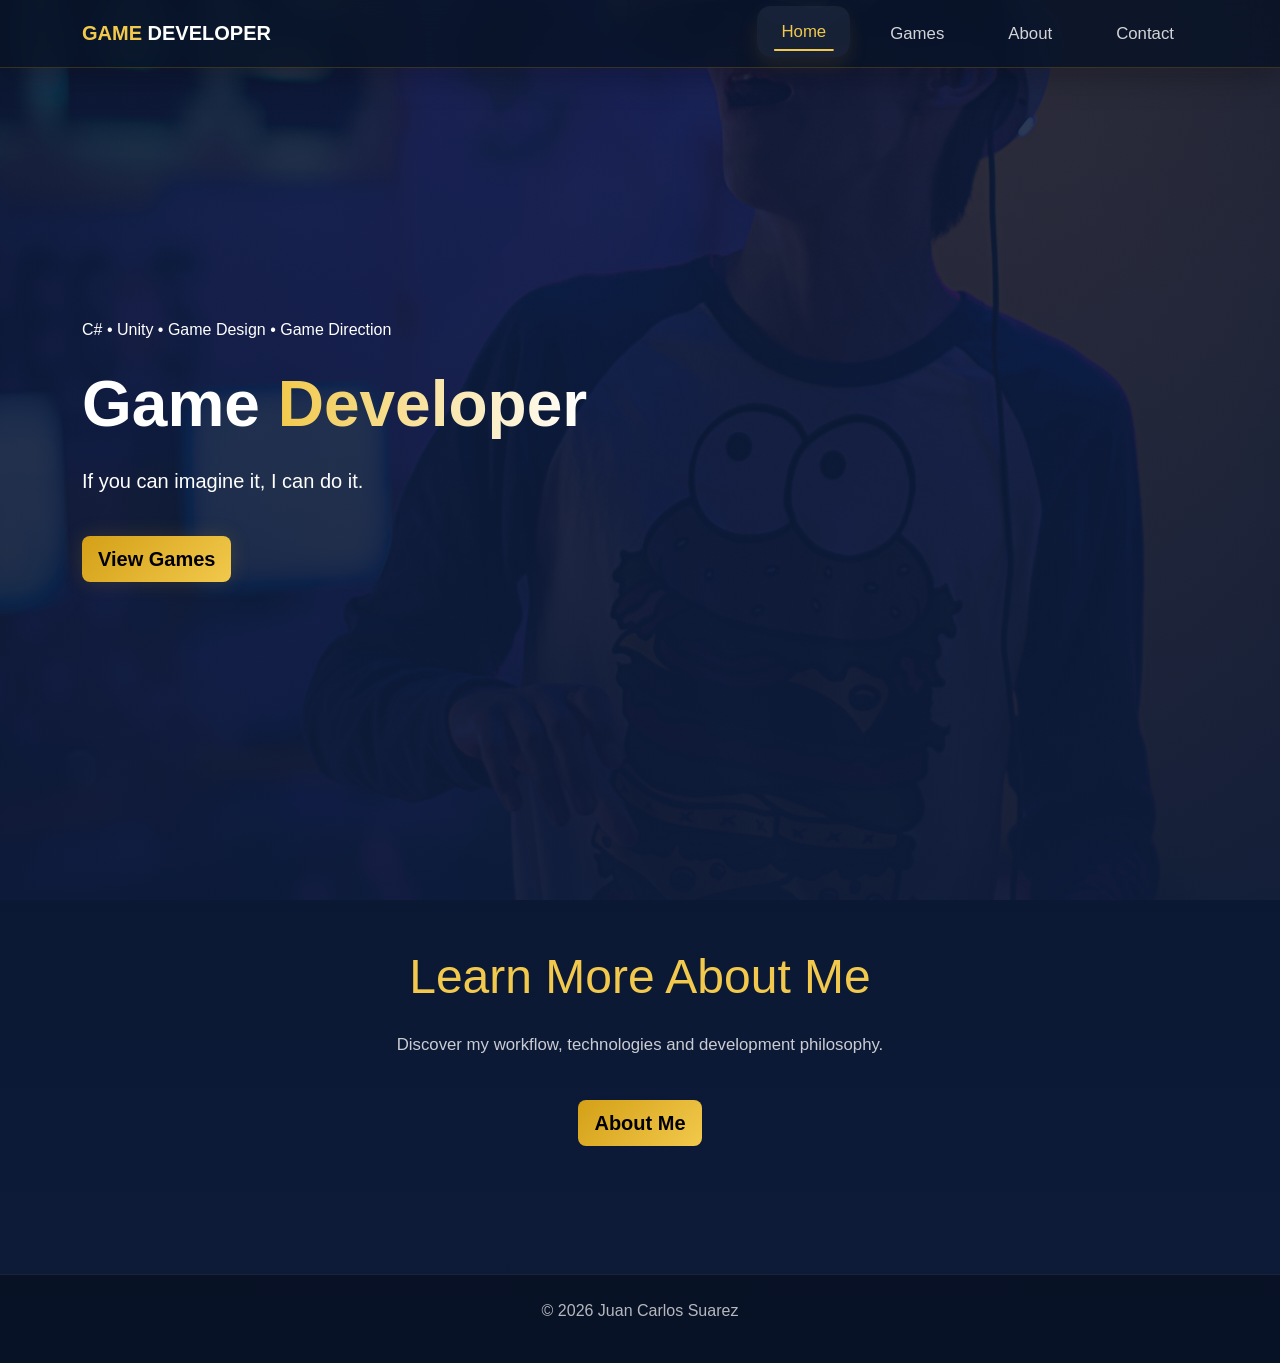
<file: index.html>
<!DOCTYPE html>
<html lang="en">

<head>
    <!-- Page metadata -->
    <meta charset="UTF-8">
    <meta name="viewport" content="width=device-width, initial-scale=1.0">
    <title>Portfolio Juan Carlos</title>

    <meta
    name="description"
    content="Gameplay programmer and game developer specialized in Unity, AI systems, combat mechanics and technical game design."
    >

    <meta
    name="robots"
    content="index, follow"
>
<link
    rel="canonical"
    href="https://juancarlosuarez.github.io/gamedevportfolio/"
>

    <!-- =========================================
     OPEN GRAPH
========================================= -->

<meta
    property="og:title"
    content="Juan Carlos Suarez | Gameplay Programmer & Game Developer"
>

<meta
    property="og:description"
    content="Gameplay programmer specialized in Unity development, AI systems, combat mechanics, tactical gameplay and technical game design."
>

<meta
    property="og:type"
    content="website"
>

<meta
    property="og:url"
    content="https://juancarlosuarez.github.io/gamedevportfolio/"
>

<meta
    property="og:image"
    content="https://juancarlosuarez.github.io/gamedevportfolio/assets/preview.png"
>

<meta
    property="og:image:alt"
    content="Gameplay programming portfolio featuring Unity projects, AI systems and combat mechanics by Juan Carlos Suarez"
>

<meta
    property="og:image:width"
    content="1200"
>

<meta
    property="og:image:height"
    content="630"
>

<!-- =========================================
     TWITTER
========================================= -->

<meta
    name="twitter:card"
    content="summary_large_image"
>

<meta
    name="twitter:title"
    content="Juan Carlos Suarez | Gameplay Programmer & Game Developer"
>

<meta
    name="twitter:description"
    content="Gameplay programmer specialized in Unity development, AI systems, combat mechanics, tactical gameplay and technical game design."
>

<meta
    name="twitter:image"
    content="https://juancarlosuarez.github.io/gamedevportfolio/assets/preview.png"
>

    <!-- Favicon -->
    <link
        rel="icon"
        type="image/x-icon"
        href="assets/favicon.ico"
    >

    <!-- Vendor styles -->
    <link
        href="https://cdn.jsdelivr.net/npm/bootstrap@5.3.3/dist/css/bootstrap.min.css"
        rel="stylesheet"
    >

    <link
        rel="stylesheet"
        href="https://cdn.jsdelivr.net/npm/bootstrap-icons@1.11.3/font/bootstrap-icons.min.css"
    >

    <link
        href="https://unpkg.com/aos@2.3.4/dist/aos.css"
        rel="stylesheet"
    >

    <!-- Project styles -->
    <link
        rel="stylesheet"
        href="assets/css/style.css"
    >
</head>

<body>
    <!-- Shared navbar component -->
    <div id="navbar"></div>

    <!-- Hero section -->
    <section class="hero-section">
        <div class="container">
            <div class="row align-items-center min-vh-100">
                <div
                    class="col-lg-7"
                    data-aos="fade-right"
                >
                    <span class="hero-badge">
                        C# • Unity • Game Design • Game Direction
                    </span>

                    <h1 class="hero-title mt-4">
                        Game
                        <span class="gradient-text">
                            Developer
                        </span>
                    </h1>

                    <p class="lead mt-4">
                        If you can imagine it, I can do it.
                    </p>

                    <a
                        href="games.html"
                        class="btn btn-gold btn-lg mt-4 floating-button"
                    >
                        View Games
                    </a>
                </div>
            </div>
        </div>
    </section>

    <!-- About call-to-action section -->
    <section class="py-5">
        <div class="container text-center">
            <h2 class="section-title">
                Learn More About Me
            </h2>

            <p class="bio-text mt-4">
                Discover my workflow, technologies and development philosophy.
            </p>

            <a
                href="about.html"
                class="btn btn-gold btn-lg mt-4"
            >
                About Me
            </a>
        </div>
    </section>

    <!-- Shared footer component -->
    <div id="footer"></div>

    <!-- Vendor scripts -->
    <script src="https://cdn.jsdelivr.net/npm/bootstrap@5.3.3/dist/js/bootstrap.bundle.min.js"></script>
    <script src="https://unpkg.com/aos@2.3.4/dist/aos.js"></script>

    <!-- Project scripts -->
    <script src="assets/js/main.js"></script>
</body>

</html>
</file>
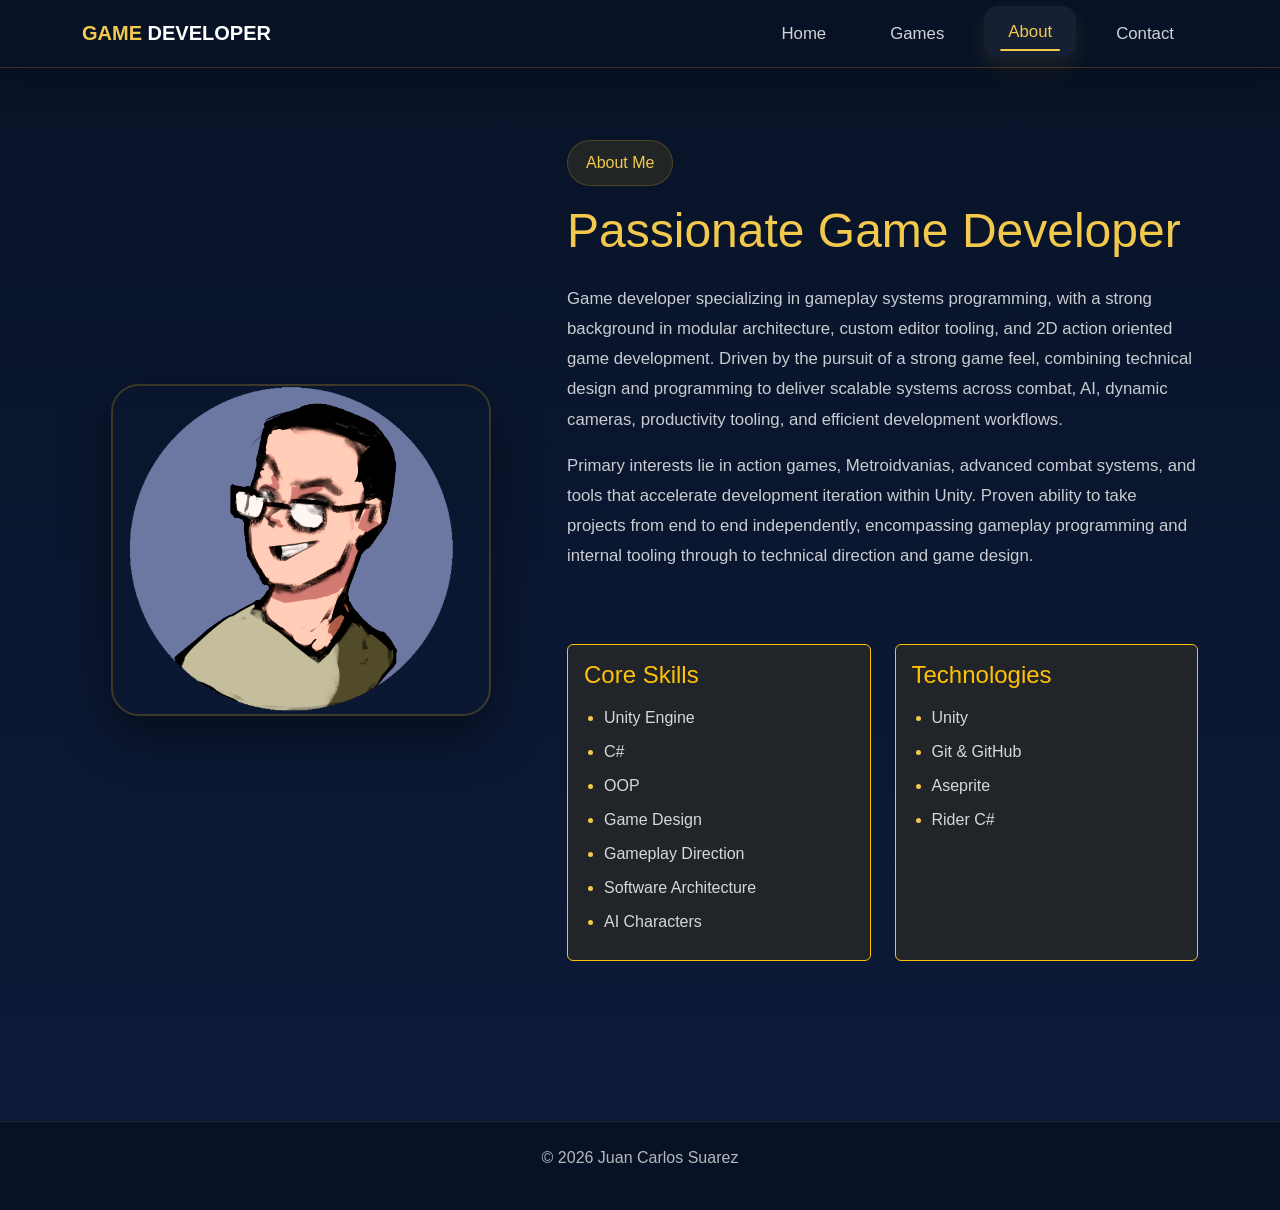
<file: about.html>
<!DOCTYPE html>
<html lang="en">

<head>

    <!-- =========================================
         PAGE METADATA
    ========================================== -->

    <meta charset="UTF-8">

    <meta
        name="viewport"
        content="width=device-width, initial-scale=1.0"
    >

    <title>About</title>

    <meta
        name="description"
        content="Learn more about Juan Carlos Suarez, gameplay programmer focused on Unity development, AI systems and technical game design."
    >

    <meta
        name="robots"
        content="index, follow"
    >

    <link
        rel="canonical"
        href="https://juancarlosuarez.github.io/gamedevportfolio/about.html"
    >

    <!-- =========================================
         OPEN GRAPH
    ========================================== -->

    <meta
        property="og:title"
        content="About | Juan Carlos Suarez"
    >

    <meta
        property="og:description"
        content="Learn more about Juan Carlos Suarez, gameplay programmer specialized in Unity development, AI systems and technical game design."
    >

    <meta
        property="og:type"
        content="website"
    >

    <meta
        property="og:url"
        content="https://juancarlosuarez.github.io/gamedevportfolio/about.html"
    >

    <meta
        property="og:image"
        content="https://juancarlosuarez.github.io/gamedevportfolio/assets/preview.png"
    >

    <meta
        property="og:image:alt"
        content="Gameplay programmer portfolio and technical game development profile of Juan Carlos Suarez"
    >

    <meta
        property="og:image:width"
        content="1200"
    >

    <meta
        property="og:image:height"
        content="630"
    >

    <!-- =========================================
         TWITTER
    ========================================== -->

    <meta
        name="twitter:card"
        content="summary_large_image"
    >

    <meta
        name="twitter:title"
        content="About | Juan Carlos Suarez"
    >

    <meta
        name="twitter:description"
        content="Learn more about Juan Carlos Suarez, gameplay programmer specialized in Unity development, AI systems and technical game design."
    >

    <meta
        name="twitter:image"
        content="https://juancarlosuarez.github.io/gamedevportfolio/assets/preview.png"
    >

    <!-- =========================================
         FAVICON
    ========================================== -->

    <link
        rel="icon"
        type="image/x-icon"
        href="assets/favicon.ico"
    >

    <!-- =========================================
         VENDOR STYLES
    ========================================== -->

    <link
        href="https://cdn.jsdelivr.net/npm/bootstrap@5.3.3/dist/css/bootstrap.min.css"
        rel="stylesheet"
    >

    <link
        rel="stylesheet"
        href="https://cdn.jsdelivr.net/npm/bootstrap-icons@1.11.3/font/bootstrap-icons.min.css"
    >

    <link
        href="https://unpkg.com/aos@2.3.4/dist/aos.css"
        rel="stylesheet"
    >

    <!-- =========================================
         PROJECT STYLES
    ========================================== -->

    <link
        rel="stylesheet"
        href="assets/css/style.css"
    >

</head>

<body>

    <!-- =========================================
         SHARED NAVBAR COMPONENT
    ========================================== -->

    <div id="navbar"></div>

    <!-- =========================================
         ABOUT SECTION
    ========================================== -->

    <section class="page-section">

        <div class="container">

            <div class="row align-items-center g-5">

                <div
                    class="col-lg-5 text-center"
                    data-aos="fade-right"
                >

                    <img
                        src="assets/photo.png"
                        class="img-fluid bio-image"
                        alt="Developer"
                    >

                </div>

                <div
                    class="col-lg-7"
                    data-aos="fade-left"
                >

                    <span class="bio-tag">
                        About Me
                    </span>

                    <h1 class="section-title mt-3">
                        Passionate Game Developer
                    </h1>

                    <p class="bio-text mt-4">
                        Game developer specializing in gameplay systems programming, with a strong background in modular architecture, custom editor tooling,
                        and 2D action oriented game development. Driven by the pursuit of a strong game feel, combining technical design and programming to
                        deliver scalable systems across combat, AI, dynamic cameras, productivity tooling, and efficient development workflows.
                    </p>

                    <p class="bio-text">
                        Primary interests lie in action games, Metroidvanias, advanced combat systems, and tools that accelerate development iteration within
                        Unity. Proven ability to take projects from end to end independently, encompassing gameplay programming and internal tooling through
                        to technical direction and game design.
                    </p>

                    <!-- =========================================
                         SKILLS CARDS
                    ========================================== -->

                    <div class="row mt-5 g-4">

                        <div class="col-md-6">

                            <div class="card bg-dark border-warning h-100">

                                <div class="card-body">

                                    <h4 class="text-warning">
                                        Core Skills
                                    </h4>

                                    <ul class="game-feature-list mt-3">

                                        <li>Unity Engine</li>

                                        <li>C#</li>

                                        <li>OOP</li>

                                        <li>Game Design</li>

                                        <li>Gameplay Direction</li>

                                        <li>Software Architecture</li>

                                        <li>AI Characters</li>

                                    </ul>

                                </div>

                            </div>

                        </div>

                        <div class="col-md-6">

                            <div class="card bg-dark border-warning h-100">

                                <div class="card-body">

                                    <h4 class="text-warning">
                                        Technologies
                                    </h4>

                                    <ul class="game-feature-list mt-3">

                                        <li>Unity</li>

                                        <li>Git & GitHub</li>

                                        <li>Aseprite</li>

                                        <li>Rider C#</li>

                                    </ul>

                                </div>

                            </div>

                        </div>

                    </div>

                </div>

            </div>

        </div>

    </section>

    <!-- =========================================
         SHARED FOOTER COMPONENT
    ========================================== -->

    <div id="footer"></div>

    <!-- =========================================
         VENDOR SCRIPTS
    ========================================== -->

    <script src="https://cdn.jsdelivr.net/npm/bootstrap@5.3.3/dist/js/bootstrap.bundle.min.js"></script>

    <script src="https://unpkg.com/aos@2.3.4/dist/aos.js"></script>

    <!-- =========================================
         PROJECT SCRIPTS
    ========================================== -->

    <script src="assets/js/main.js"></script>

</body>

</html>
</file>
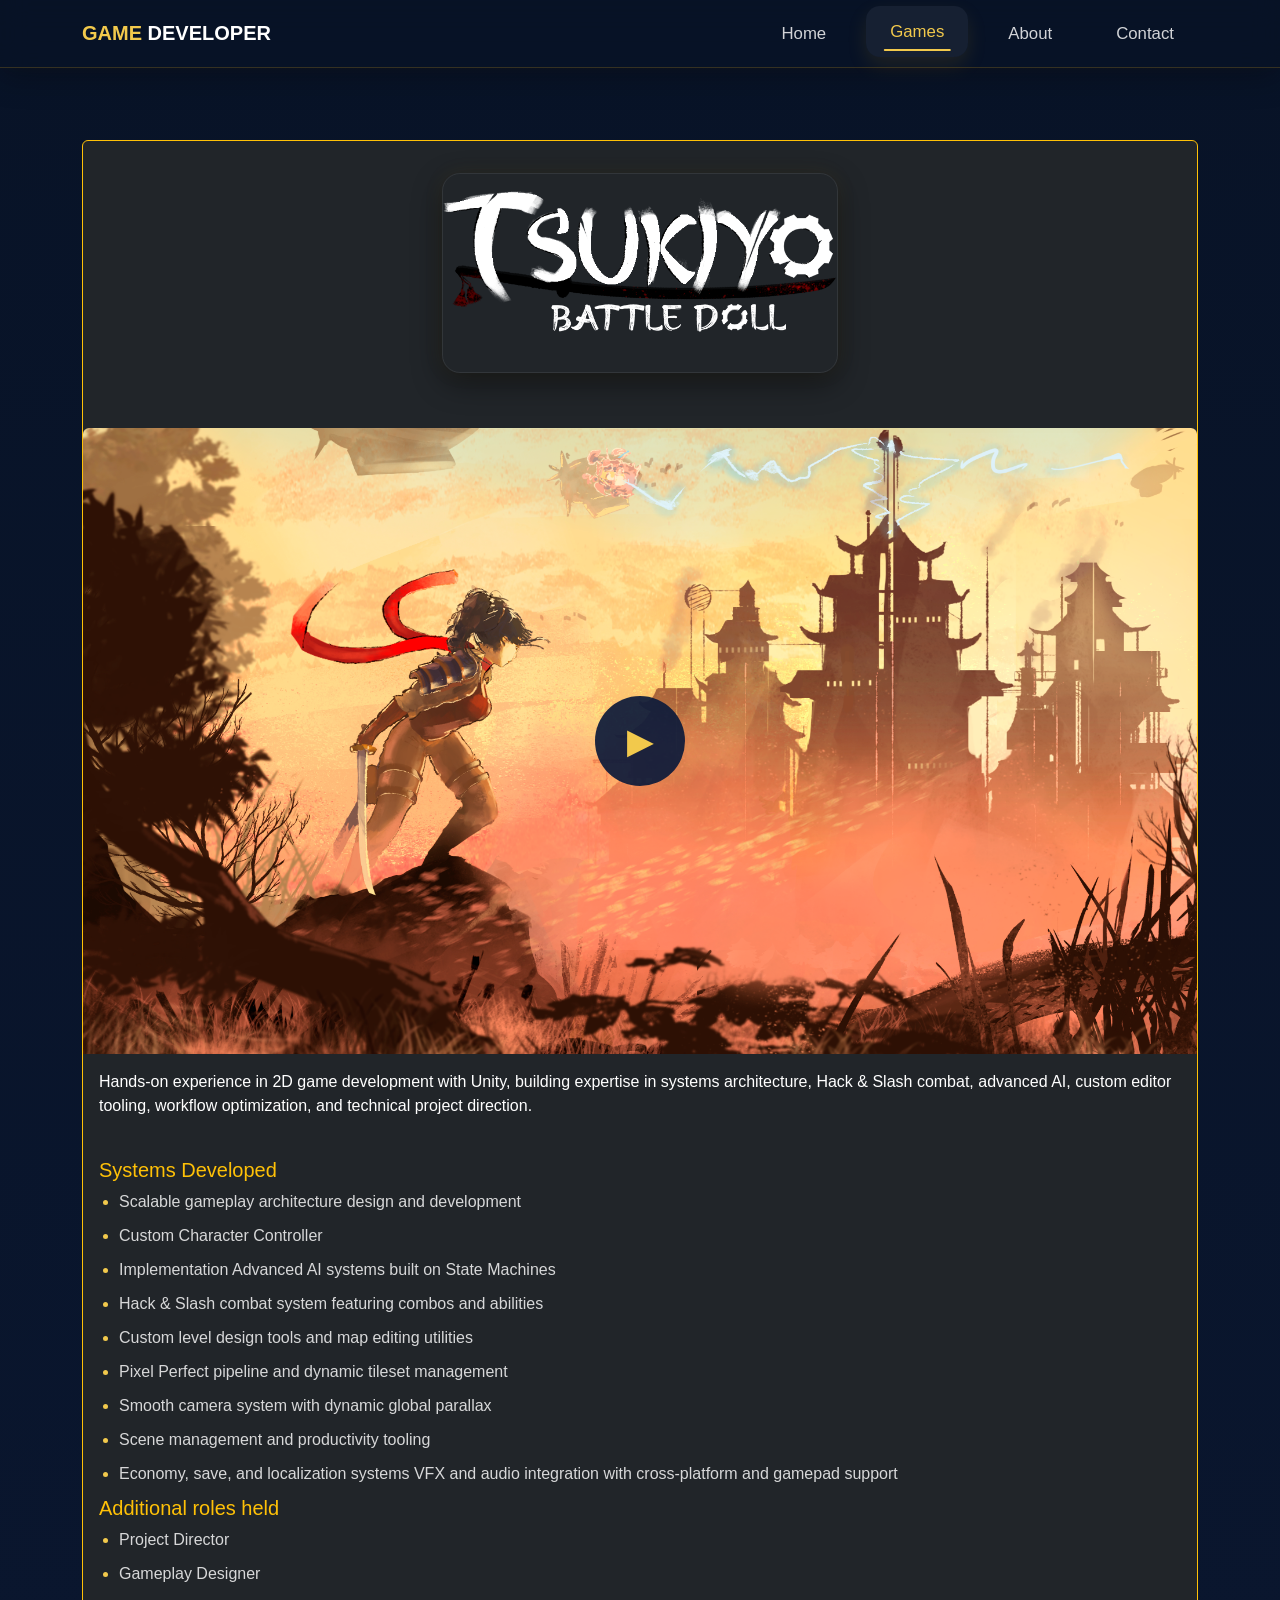
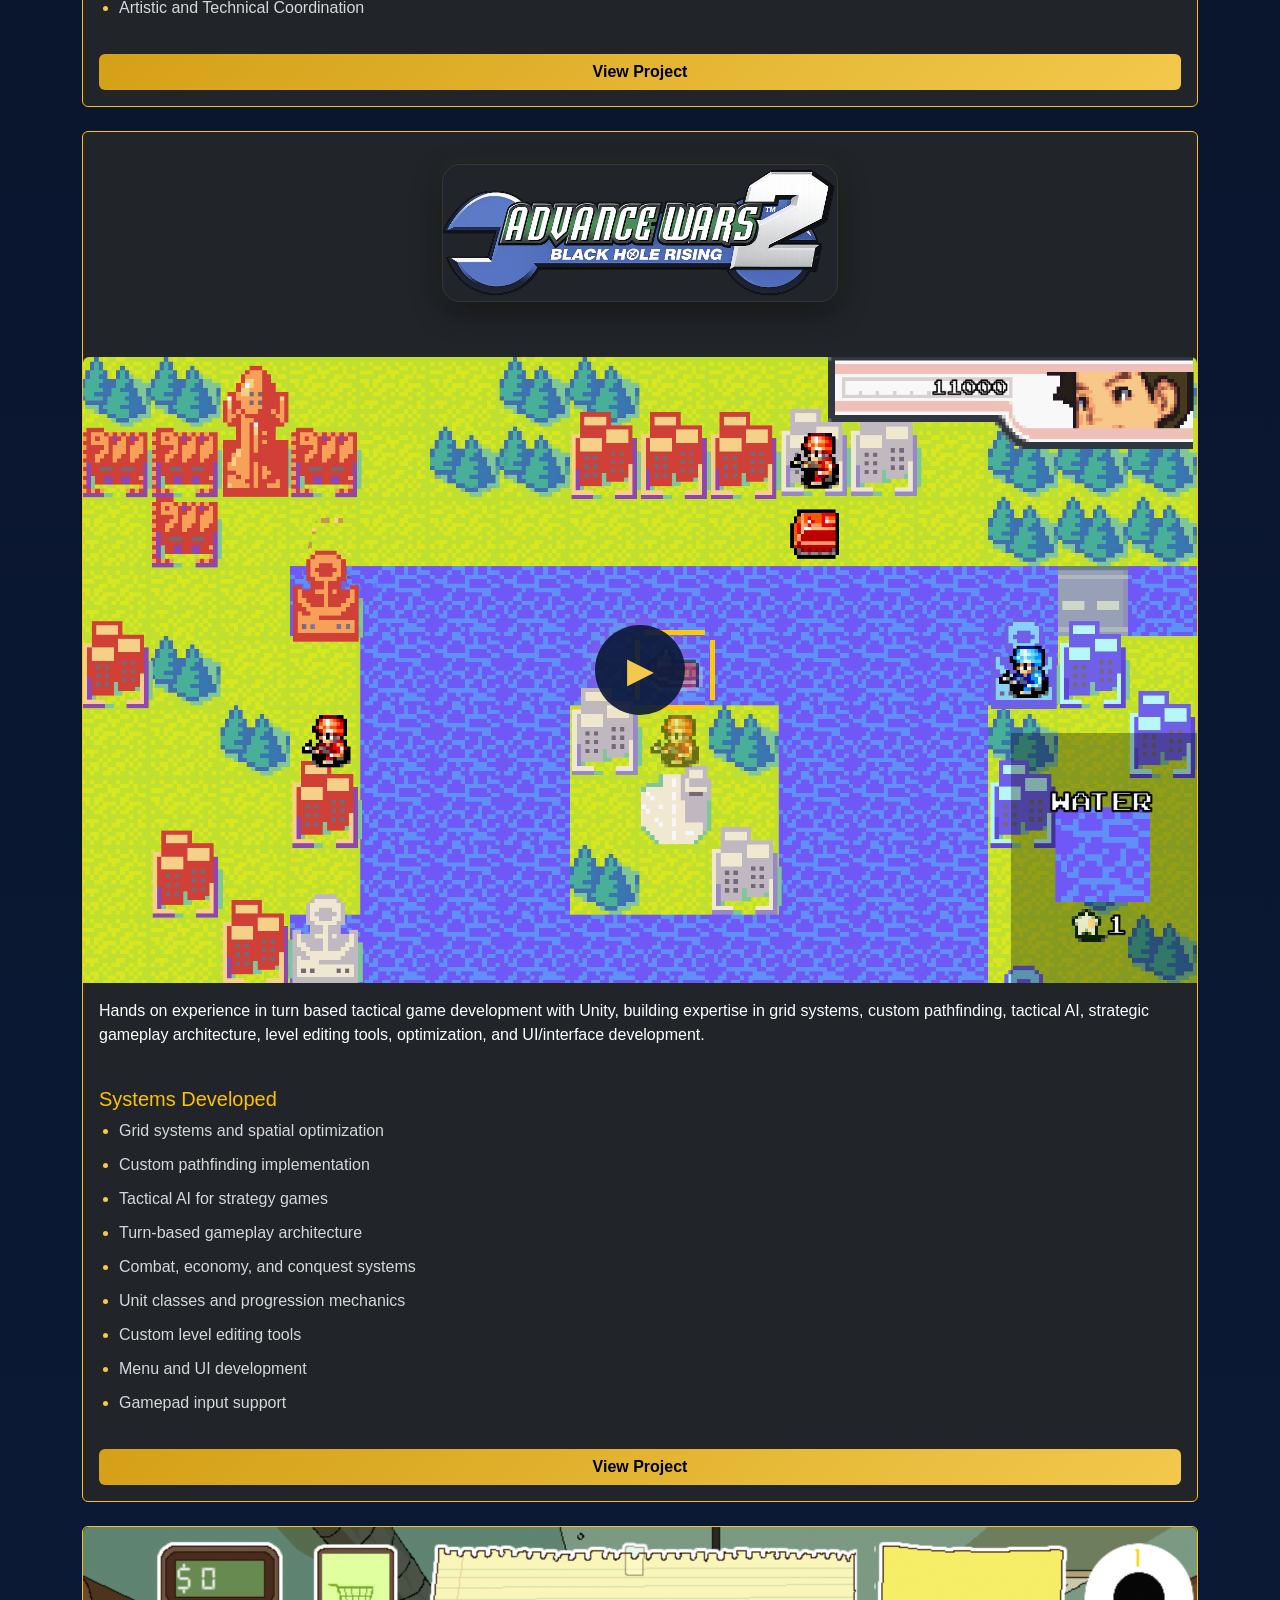
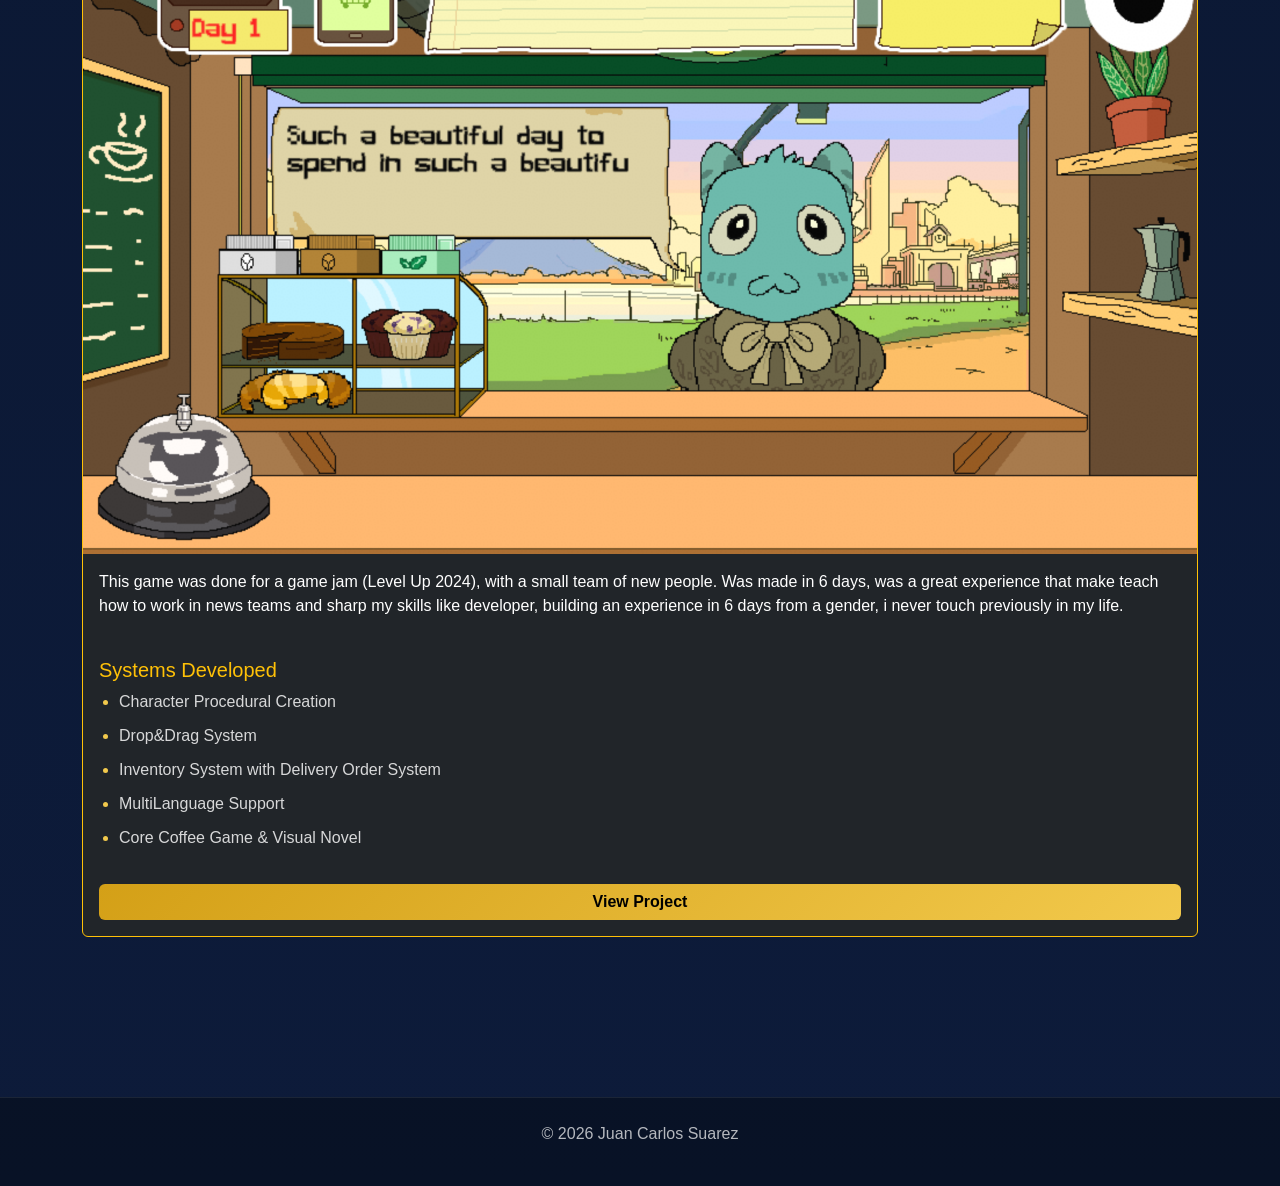
<file: games.html>
<!DOCTYPE html>
<html lang="en">

<head>

    <!-- =========================================
         PAGE METADATA
    ========================================== -->

    <meta charset="UTF-8">

    <meta
        name="viewport"
        content="width=device-width, initial-scale=1.0"
    >

    <title>Games</title>

    <meta
        name="description"
        content="Portfolio of Unity game development projects featuring gameplay systems, AI, combat mechanics, tactical gameplay and custom tools."
    >

    <meta
        name="robots"
        content="index, follow"
    >

    <link
        rel="canonical"
        href="https://juancarlosuarez.github.io/gamedevportfolio/games.html"
    >

    <!-- =========================================
         OPEN GRAPH
    ========================================== -->

    <meta
        property="og:title"
        content="Games | Juan Carlos Suarez"
    >

    <meta
        property="og:description"
        content="Explore Unity game development projects featuring AI systems, combat mechanics, tactical gameplay and custom gameplay architecture."
    >

    <meta
        property="og:type"
        content="website"
    >

    <meta
        property="og:url"
        content="https://juancarlosuarez.github.io/gamedevportfolio/games.html"
    >

    <meta
        property="og:image"
        content="https://juancarlosuarez.github.io/gamedevportfolio/assets/preview.png"
    >

    <meta
        property="og:image:alt"
        content="Unity gameplay programming portfolio featuring combat systems, AI and tactical gameplay"
    >

    <meta
        property="og:image:width"
        content="1200"
    >

    <meta
        property="og:image:height"
        content="630"
    >

    <!-- =========================================
         TWITTER
    ========================================== -->

    <meta
        name="twitter:card"
        content="summary_large_image"
    >

    <meta
        name="twitter:title"
        content="Games | Juan Carlos Suarez"
    >

    <meta
        name="twitter:description"
        content="Explore Unity game development projects featuring AI systems, combat mechanics, tactical gameplay and custom gameplay architecture."
    >

    <meta
        name="twitter:image"
        content="https://juancarlosuarez.github.io/gamedevportfolio/assets/preview.png"
    >

    <!-- =========================================
         FAVICON
    ========================================== -->

    <link
        rel="icon"
        type="image/x-icon"
        href="assets/favicon.ico"
    >

    <!-- =========================================
         VENDOR STYLES
    ========================================== -->

    <link
        href="https://cdn.jsdelivr.net/npm/bootstrap@5.3.3/dist/css/bootstrap.min.css"
        rel="stylesheet"
    >

    <link
        rel="stylesheet"
        href="https://cdn.jsdelivr.net/npm/swiper@11/swiper-bundle.min.css"
    >

    <link
        href="https://unpkg.com/aos@2.3.4/dist/aos.css"
        rel="stylesheet"
    >

    <!-- =========================================
         PROJECT STYLES
    ========================================== -->

    <link
        rel="stylesheet"
        href="assets/css/style.css"
    >

</head>

<body>

    <!-- =========================================
         SHARED NAVBAR COMPONENT
    ========================================== -->

    <div id="navbar"></div>

    <!-- =========================================
         GAMES SECTION
    ========================================== -->

    <section class="page-section">

        <div class="container">

            <div class="row g-4">

                <!-- =========================================
                     GAME 1
                ========================================== -->

                <div
                    class="col-lg-12 col-md-12"
                    data-aos="fade-up"
                    data-aos-delay="100"
                >

                    <div class="card bg-dark text-white border-warning h-100">

                        <div class="text-center game-header-wrapper">

                            <button
                                type="button"
                                class="game-header-button open-project-modal"
                                data-project="0"
                                aria-label="Open Tsukiyo project details"
                            >

                                <img
                                    src="assets/img/game1header.png"
                                    alt="Tsukiyo Battle Doll project header"
                                    class="img-fluid rounded game-title-image"
                                    loading="lazy"
                                    decoding="async"
                                >

                            </button>

                        </div>

                        <!-- =========================================
                             GAME 1 VIDEO PREVIEW
                        ========================================== -->

                        <div class="game-main-media">

                            <!-- Thumbnail -->

                            <div
                                class="video-thumbnail"
                                id="videoThumbnail"
                            >

                                <img
                                    src="assets/img/game1static.png"
                                    class="game-preview-image"
                                    alt="Tsukiyo gameplay preview"
                                    loading="lazy"
                                    decoding="async"
                                >

                                <button
                                    type="button"
                                    class="play-video-button"
                                    id="playVideoButton"
                                    aria-label="Play Tsukiyo gameplay video"
                                >
                                    ▶
                                </button>

                            </div>

                            <!-- Video -->

                            <video
                                class="game-main-video"
                                id="gameVideo"
                                playsinline
                                preload="none"
                                controlslist="nodownload noplaybackrate"
                                disablepictureinpicture
                                x-webkit-airplay="deny"
                                poster="assets/img/game1static.png"
                            >

                                <source
                                    src="assets/video/gameplay1.mp4"
                                    type="video/mp4"
                                >

                            </video>

                        </div>

                        <div class="card-body d-flex flex-column">

                            <p>
                                Hands-on experience in 2D game development with Unity, building expertise in systems architecture, Hack & Slash combat,
                                advanced AI, custom editor tooling, workflow optimization, and technical project direction.
                            </p>

                            <div class="mt-4 mb-4">

                                <h5 class="text-warning">
                                    Systems Developed
                                </h5>

                                <ul class="game-feature-list">

                                    <li>Scalable gameplay architecture design and development</li>

                                    <li>Custom Character Controller</li>

                                    <li>Implementation Advanced AI systems built on State Machines</li>

                                    <li>Hack & Slash combat system featuring combos and abilities</li>

                                    <li>Custom level design tools and map editing utilities</li>

                                    <li>Pixel Perfect pipeline and dynamic tileset management</li>

                                    <li>Smooth camera system with dynamic global parallax</li>

                                    <li>Scene management and productivity tooling</li>

                                    <li>Economy, save, and localization systems VFX and audio integration with cross-platform and gamepad support</li>

                                </ul>

                                <h5 class="text-warning">
                                    Additional roles held
                                </h5>

                                <ul class="game-feature-list">

                                    <li>Project Director</li>

                                    <li>Gameplay Designer</li>

                                    <li>Artistic and Technical Coordination</li>

                                </ul>

                            </div>

                            <button
                                type="button"
                                class="btn btn-gold w-100 open-project-modal"
                                data-project="0"
                                aria-label="View Tsukiyo project"
                            >
                                View Project
                            </button>

                        </div>

                    </div>

                </div>

                <!-- =========================================
                     GAME 2
                ========================================== -->

                <div
                    class="col-lg-12 col-md-12"
                    data-aos="fade-up"
                    data-aos-delay="200"
                >

                    <div class="card bg-dark text-white border-warning h-100">

                        <div class="text-center game-header-wrapper">

                            <button
                                type="button"
                                class="game-header-button open-project-modal"
                                data-project="1"
                                aria-label="Open Advance Wars project details"
                            >

                                <img
                                    src="assets/img/game2header.png"
                                    alt="Advance Wars project header"
                                    class="img-fluid rounded game-title-image"
                                    loading="lazy"
                                    decoding="async"
                                >

                            </button>

                        </div>

                        <!-- =========================================
                             GAME 2 VIDEO PREVIEW
                        ========================================== -->

                        <div class="game-main-media">

                            <!-- Thumbnail -->

                            <div
                                class="video-thumbnail"
                                id="videoThumbnail1"
                            >

                                <img
                                    src="assets/img/game2static.png"
                                    class="game-preview-image"
                                    alt="Advance Wars gameplay preview"
                                    loading="lazy"
                                    decoding="async"
                                >

                                <button
                                    type="button"
                                    class="play-video-button"
                                    id="playVideoButton1"
                                    aria-label="Play Advance Wars gameplay video"
                                >
                                    ▶
                                </button>

                            </div>

                            <!-- Video -->

                            <video
                                class="game-main-video"
                                id="gameVideo1"
                                playsinline
                                preload="none"
                                controlslist="nodownload noplaybackrate"
                                disablepictureinpicture
                                x-webkit-airplay="deny"
                                poster="assets/img/game2static.png"
                            >

                                <source
                                    src="assets/video/gameplay2.mp4"
                                    type="video/mp4"
                                >

                            </video>

                        </div>

                        <div class="card-body d-flex flex-column">

                            <p>
                                Hands on experience in turn based tactical game development with Unity, building expertise in grid systems, custom pathfinding,
                                tactical AI, strategic gameplay architecture, level editing tools, optimization, and UI/interface development.
                            </p>

                            <div class="mt-4 mb-4">

                                <h5 class="text-warning">
                                    Systems Developed
                                </h5>

                                <ul class="game-feature-list">

                                    <li>Grid systems and spatial optimization</li>

                                    <li>Custom pathfinding implementation</li>

                                    <li>Tactical AI for strategy games</li>

                                    <li>Turn-based gameplay architecture</li>

                                    <li>Combat, economy, and conquest systems</li>

                                    <li>Unit classes and progression mechanics</li>

                                    <li>Custom level editing tools</li>

                                    <li>Menu and UI development</li>

                                    <li>Gamepad input support</li>

                                </ul>

                            </div>

                            <button
                                type="button"
                                class="btn btn-gold w-100 open-project-modal"
                                data-project="1"
                                aria-label="View Advance Wars project"
                            >
                                View Project
                            </button>

                        </div>

                    </div>

                </div>

                <!-- =========================================
                     GAME 3
                ========================================== -->

                <div
                    class="col-lg-12 col-md-12"
                    data-aos="fade-up"
                    data-aos-delay="300"
                >

                    <div class="card bg-dark text-white border-warning h-100">

                        <div class="game-main-media">

                            <img
                                src="assets/img/game3static.png"
                                class="game-preview-image"
                                alt="Coffee Game gameplay preview"
                                loading="lazy"
                                decoding="async"
                            >

                        </div>

                        <div class="card-body d-flex flex-column">

                            <p>
                                This game was done for a game jam (Level Up 2024), with a small team of new people. Was made in 6 days, was a great experience that
                                make teach how to work in news teams and sharp my skills like developer, building an experience in 6 days from a gender, i never touch
                                previously in my life.
                            </p>

                            <div class="mt-4 mb-4">

                                <h5 class="text-warning">
                                    Systems Developed
                                </h5>

                                <ul class="game-feature-list">

                                    <li>Character Procedural Creation</li>

                                    <li>Drop&Drag System</li>

                                    <li>Inventory System with Delivery Order System</li>

                                    <li>MultiLanguage Support</li>

                                    <li>Core Coffee Game & Visual Novel</li>

                                </ul>

                            </div>

                            <div class="mt-auto">

                                <button
                                    type="button"
                                    class="btn btn-gold w-100 open-project-modal"
                                    data-project="2"
                                    aria-label="View Coffee Game project"
                                >
                                    View Project
                                </button>

                            </div>

                        </div>

                    </div>

                </div>

            </div>

        </div>

    </section>

    <!-- =========================================
         PROJECT MODAL
    ========================================== -->

    <div
        class="project-modal"
        id="projectModal"
        aria-hidden="true"
        aria-label="Project details modal"
        role="dialog"
        aria-modal="true"
    >

        <div class="project-modal-overlay"></div>

        <div class="project-modal-card">

            <button
                type="button"
                class="project-modal-close"
                id="closeProjectModal"
                aria-label="Close project modal"
            >
                ×
            </button>

            <div class="swiper modalProjectSwiper">

                <div
                    class="swiper-wrapper"
                    id="modalSwiperWrapper"
                ></div>

                <div class="swiper-button-prev"></div>

                <div class="swiper-button-next"></div>

            </div>

            <h2
                class="mt-4"
                id="modalProjectTitle"
            ></h2>

            <div
                class="project-modal-tags"
                id="modalProjectTags"
            ></div>

            <div class="project-link-wrapper">

                <a
                    href="#"
                    target="_blank"
                    class="btn btn-gold"
                    id="projectExternalLink"
                    rel="noopener noreferrer"
                >
                    Go to Link
                </a>

            </div>

            <div class="project-navigation-buttons mt-4">

                <button
                    type="button"
                    class="btn btn-outline-light"
                    id="previousProjectButton"
                    aria-label="View previous project"
                >
                    Previous Project
                </button>

                <button
                    type="button"
                    class="btn btn-gold"
                    id="nextProjectButton"
                    aria-label="View next project"
                >
                    Next Project
                </button>

            </div>

        </div>

    </div>

    <!-- =========================================
         SHARED FOOTER COMPONENT
    ========================================== -->

    <div id="footer"></div>

    <!-- =========================================
         VENDOR SCRIPTS
    ========================================== -->

    <script src="https://cdn.jsdelivr.net/npm/bootstrap@5.3.3/dist/js/bootstrap.bundle.min.js"></script>

    <script src="https://unpkg.com/aos@2.3.4/dist/aos.js"></script>

    <script src="https://cdn.jsdelivr.net/npm/swiper@11/swiper-bundle.min.js"></script>

    <!-- =========================================
         PROJECT SCRIPTS
    ========================================== -->

    <script src="assets/js/projects.js"></script>
    <script src="assets/js/main.js"></script>

</body>

</html>
</file>
<file: assets/css/style.css>
:root{
    --dark-blue:#0D1B3A;
    --medium-blue:#1F2F5A;
    --gold:#D4A017;
    --gold-light:#F2C94C;
    --white:#FFFFFF;
    --black:#000000;
}

/* =========================================
   GLOBAL STYLES
========================================= */

body{
    background:linear-gradient(180deg,#081327 0%,#0D1B3A 100%);
    color:var(--white);
    font-family:Arial,sans-serif;
}

html,
body{

    overflow-x:hidden;

}

.page-section{
    padding:140px 0 80px;
}

.section-title{
    color:var(--gold-light);
    font-size:3rem;
}

/* =========================================
   NAVBAR
========================================= */

.custom-navbar{
    background:rgba(8,19,39,.82);
    backdrop-filter:blur(14px);
    border-bottom:1px solid rgba(212,160,23,.22);
    box-shadow:
        0 8px 32px rgba(0,0,0,.28),
        0 0 20px rgba(212,160,23,.04);
    transition:
        background .3s ease,
        box-shadow .3s ease;
}

.custom-navbar .navbar-brand{
    transition:.3s ease;
}

.custom-navbar .navbar-brand:hover{
    transform:translateY(-1px);
    text-shadow:0 0 12px rgba(242,201,76,.35);
}

.logo-highlight{
    color:var(--gold-light);
}

.nav-link{
    position:relative;
    color:rgba(255,255,255,.82)!important;
    padding:.8rem 1.5rem !important;
    border-radius:14px;
    font-size:1.05rem;
    font-weight:500;
    overflow:hidden;
    transition:
        color .3s ease,
        background .3s ease,
        transform .3s ease,
        box-shadow .3s ease;
}

.nav-link:hover,
.nav-link.active{
    color:var(--gold-light)!important;
    background:rgba(255,255,255,.06);
    transform:translateY(-2px);
    box-shadow:0 8px 20px rgba(212,160,23,.12);
}

.nav-link::after{
    content:"";
    position:absolute;
    left:50%;
    bottom:6px;
    width:0%;
    height:2px;
    background:var(--gold-light);
    border-radius:999px;
    transform:translateX(-50%);
    transition:width .3s ease;
}

.nav-link:hover::after,
.nav-link.active::after{
    width:65%;
}

/* =========================================
   HERO SECTION
========================================= */

.hero-section{
    min-height:100vh;
    display:flex;
    align-items:center;
    background:
        linear-gradient(rgba(13,27,58,.85),rgba(13,27,58,.95)),
        url('../indexbackground.jpg');
    background-size:cover;
    background-position:center;
}

.hero-title{
    font-size:4rem;
    font-weight:800;
}

.gradient-text{
    background:linear-gradient(
        90deg,
        var(--gold-light),
        #ffffff
    );
    background-clip:text;
    -webkit-background-clip:text;
    color:transparent;
    -webkit-text-fill-color:transparent;
}

/* =========================================
   BUTTONS
========================================= */

.btn-gold{
    position:relative;
    overflow:hidden;
    isolation:isolate;
    background:linear-gradient(135deg,var(--gold),var(--gold-light));
    border:none;
    color:var(--black);
    font-weight:700;
    transition:
        transform .3s ease,
        box-shadow .3s ease,
        background .3s ease;
}

.btn-gold:hover{
    transform:translateY(-3px);
    box-shadow:
        0 10px 25px rgba(212,160,23,.25),
        0 0 20px rgba(242,201,76,.15);
}

.btn-gold::before{
    content:"";
    position:absolute;
    top:0;
    left:-120%;
    width:80%;
    height:100%;
    background:linear-gradient(
        120deg,
        transparent,
        rgba(255,255,255,.25),
        transparent
    );
    transform:skewX(-25deg);
    transition:left .7s ease;
}

.btn-gold:hover::before{
    left:140%;
}

.btn-gold:active{
    transform:scale(.97);
}

.floating-button{
    animation:floatingButton 2.8s ease-in-out infinite;
    box-shadow:0 0 20px rgba(212,160,23,.18);
}

@keyframes floatingButton{
    0%{
        transform:translateY(0px);
    }

    50%{
        transform:translateY(-6px);
    }

    100%{
        transform:translateY(0px);
    }
}

/* =========================================
   ABOUT SECTION
========================================= */

.bio-section{
    background:rgba(255,255,255,.02);
    border-top:1px solid rgba(255,255,255,.05);
}

.bio-image-wrapper{
    position:relative;
    display:inline-block;
}

.bio-image{
    width:100%;
    max-width:380px;
    border-radius:28px;
    border:2px solid rgba(212,160,23,.25);
    box-shadow:0 20px 50px rgba(0,0,0,.45);
}

.bio-tag{
    display:inline-block;
    padding:10px 18px;
    border-radius:999px;
    background:rgba(212,160,23,.12);
    color:var(--gold-light);
    border:1px solid rgba(212,160,23,.25);
}

.bio-text{
    color:rgba(255,255,255,.78);
    line-height:1.8;
    font-size:1.05rem;
}

.bio-stat{
    background:rgba(255,255,255,.04);
    border:1px solid rgba(255,255,255,.06);
    border-radius:20px;
    padding:24px;
    text-align:center;
}

.bio-stat h3{
    color:var(--gold-light);
    font-size:2rem;
    margin-bottom:8px;
}

/* =========================================
   FOOTER
========================================= */

.footer-section{
    background:rgba(0,0,0,.35);
    border-top:1px solid rgba(255,255,255,.08);
    margin-top:80px;
}

.footer-section p{
    color:rgba(255,255,255,.7);
}

.footer-links{
    display:flex;
    justify-content:flex-end;
    gap:20px;
    flex-wrap:wrap;
}

.footer-links a{
    color:rgba(255,255,255,.75);
    text-decoration:none;
    transition:.3s;
}

.footer-links a:hover{
    color:var(--gold-light);
}

/* =========================================
   GAME SECTIONS
========================================= */

.game-feature-list{
    padding-left:20px;
    margin:0;
}

.game-feature-list li{
    margin-bottom:10px;
    color:rgba(255,255,255,.82);
}

.game-feature-list li::marker{
    color:var(--gold-light);
}

.game-title-image{
    display:block;
    width:440px;
    max-width:90%;
    margin-left:auto;
    margin-right:auto;
    margin-bottom:1rem;
    border-radius:18px !important;
    border:1px solid rgba(255,255,255,.08);
    box-shadow:
        0 10px 30px rgba(0,0,0,.45),
        0 0 20px rgba(212,160,23,.08);
    transition:
        transform .3s ease,
        filter .3s ease;
}

.game-header-button{
    background:none;
    border:none;
    padding:0;
    cursor:pointer;
}

.game-header-button:hover .game-title-image{
    transform:scale(1.03);
    filter:drop-shadow(0 0 18px rgba(242,201,76,.18));
}

.game-header-wrapper{
    padding-top:32px;
    padding-bottom:32px;
}

/* =========================================
   GIF SWIPER
========================================= */

.gameGifSwiper{
    width:100%;
    height:260px;
    overflow:hidden;
    border-top-left-radius:.375rem;
    border-top-right-radius:.375rem;
    border-bottom:1px solid rgba(255,255,255,.08);
    background:#000;
}

.gameGifSwiper .swiper-wrapper,
.gameGifSwiper .swiper-slide{
    width:100%;
    height:100%;
}

.gameGifSwiper .swiper-slide{
    display:flex;
    align-items:center;
    justify-content:center;
    overflow:hidden;
    background:#000;
}

.gameGifSwiper img{
    transition:transform .6s ease;
}

.gameGifSwiper:hover img{
    transform:scale(1.02);
}

.game-gif,
.game-main-gif{
    width:100%;
    height:100%;
    object-fit:cover;
    object-position:center;
    display:block;
}

/* =========================================
   PROJECT MODAL
========================================= */

body.modal-open{
    overflow:hidden;
}

.project-modal{
    position:fixed;
    inset:0;
    display:flex;
    align-items:center;
    justify-content:center;
    opacity:0;
    visibility:hidden;
    pointer-events:none;
    transition:.3s ease;
    z-index:9999;
}

.project-modal.active{
    opacity:1;
    visibility:visible;
    pointer-events:auto;
}

.project-modal-overlay{
    position:absolute;
    inset:0;
    background:rgba(0,0,0,.75);
    backdrop-filter:blur(8px);
}

.project-modal-card{
    position:relative;
    width:min(700px,90%);
    max-height:90vh;
    overflow-x:hidden;
    overflow-y:auto;
    background:#111827;
    border:1px solid rgba(255,255,255,.08);
    border-radius:24px;
    padding:40px;
    z-index:2;
    box-shadow:
        0 20px 60px rgba(0,0,0,.45),
        0 0 30px rgba(212,160,23,.08);
    animation:modalPop .3s ease;
}

.project-modal-close{
    position:absolute;
    top:15px;
    right:15px;
    width:42px;
    height:42px;
    border:none;
    border-radius:50%;
    background:rgba(255,255,255,.08);
    color:white;
    font-size:1.4rem;
    line-height:1;
    cursor:pointer;
    transition:.3s;
}

.project-modal-close:hover{
    background:#D4A017;
    color:black;
}

.project-modal-tags{
    display:flex;
    flex-wrap:wrap;
    gap:10px;
    margin-top:25px;
}

.project-modal-tags span{
    padding:8px 14px;
    border-radius:999px;
    background:rgba(255,255,255,.06);
    color:#F2C94C;
    font-size:.9rem;
}

@keyframes modalPop{
    from{
        transform:scale(.9);
        opacity:0;
    }

    to{
        transform:scale(1);
        opacity:1;
    }
}

/* =========================================
   MODAL SWIPER
========================================= */

.modalProjectSwiper{
    position:relative;
    width:100%;
    aspect-ratio:16/9;
    overflow:hidden;
    border-radius:20px;
    background:#000;
}

.project-slide-image{
    width:100%;
    height:100%;
    object-fit:cover;
    object-position:center;
    display:block;
}

.swiper-button-next,
.swiper-button-prev{
    width:56px !important;
    height:56px !important;
    border-radius:50%;
    background:rgba(13,27,58,.78);
    backdrop-filter:blur(10px);
    border:1px solid rgba(242,201,76,.2);
    transition:.3s ease;
}

.swiper-button-next:hover,
.swiper-button-prev:hover{
    transform:scale(1.08);
    background:rgba(212,160,23,.18);
    box-shadow:0 0 18px rgba(242,201,76,.18);
}

.swiper-button-next::after,
.swiper-button-prev::after{
    font-size:20px !important;
    color:var(--gold-light);
    font-weight:bold;
}

/* =========================================
   GAME VIDEO PREVIEW
========================================= */

.game-main-media{
    position:relative;
    width:100%;
    aspect-ratio:16/9;
    overflow:hidden;
    background:#000;
    border-top-left-radius:.375rem;
    border-top-right-radius:.375rem;
    display:flex;
    align-items:center;
    justify-content:center;
}

.video-thumbnail{
    position:absolute;
    inset:0;
    z-index:2;
}

.game-preview-image{
    width:100%;
    height:100%;
    object-fit:cover;
    object-position:center;
    display:block;
}

.game-main-video{
    width:100%;
    height:100%;
    object-fit:contain;
    object-position:center;
    background:#000;
    display:none;
}

video{
    background:#000;
}

video::-webkit-media-controls-start-playback-button{
    display:none !important;
    -webkit-appearance:none;
}

.play-video-button{
    position:absolute;
    top:50%;
    left:50%;
    transform:translate(-50%,-50%);
    width:90px;
    height:90px;
    display:flex;
    align-items:center;
    justify-content:center;
    border:none !important;
    outline:none !important;
    border-radius:999px;
    background:rgba(13,27,58,.92);
    color:var(--gold-light);
    font-size:2.2rem;
    line-height:1;
    cursor:pointer;
    user-select:none;
    -webkit-user-select:none;
    -webkit-touch-callout:none;
    -webkit-tap-highlight-color:transparent;
    touch-action:manipulation;
    box-shadow:0 0 25px rgba(242,201,76,.18);
    z-index:5;
    transition:
        transform .3s ease,
        background .3s ease,
        box-shadow .3s ease;
}

.play-video-button:focus,
.play-video-button:active,
.play-video-button:hover{
    border:none !important;
    outline:none !important;
    background:rgba(13,27,58,.92);
    color:var(--gold-light);
}

/* =========================================
   PROJECT NAVIGATION
========================================= */

.project-navigation-buttons{
    display:flex !important;
    justify-content:center !important;
    align-items:center;
    gap:16px;
    width:100%;
    margin-top:32px;
    flex-wrap:wrap;
}

.project-navigation-buttons .btn,
#projectExternalLink{
    min-width:220px;
}

#modalProjectTitle{
    text-align:center;
    color:var(--gold-light);
    font-size:2.2rem;
    font-weight:700;
    margin-bottom:10px;
}

.project-link-wrapper{
    display:flex;
    justify-content:center;
    margin-top:28px;
}

#projectExternalLink{
    display:flex;
    justify-content:center;
    align-items:center;
    text-align:center;
}

/* =========================================
   RESPONSIVE
========================================= */

@media(min-width:992px){

    .gameGifSwiper{
        height:300px;
    }

}

@media(max-width:991px){

    .navbar-nav{
        padding-top:1rem;
        align-items:center;
    }

    .nav-item{
        width:100%;
        display:flex;
        justify-content:center;
    }

    .nav-link{
        text-align:center;
    }

    .swiper-button-next,
    .swiper-button-prev{
        width:44px !important;
        height:44px !important;
    }

    .swiper-button-next::after,
    .swiper-button-prev::after{
        font-size:15px !important;
    }

}

@media(max-width:768px){

    .footer-links{
        justify-content:center;
    }

    .gameGifSwiper{
        height:220px;
    }

}

@media(max-width:576px){

    .swiper-button-next,
    .swiper-button-prev{
        width:36px !important;
        height:36px !important;
        background:rgba(13,27,58,.88);
    }

    .swiper-button-next::after,
    .swiper-button-prev::after{
        font-size:12px !important;
    }

}
</file>
